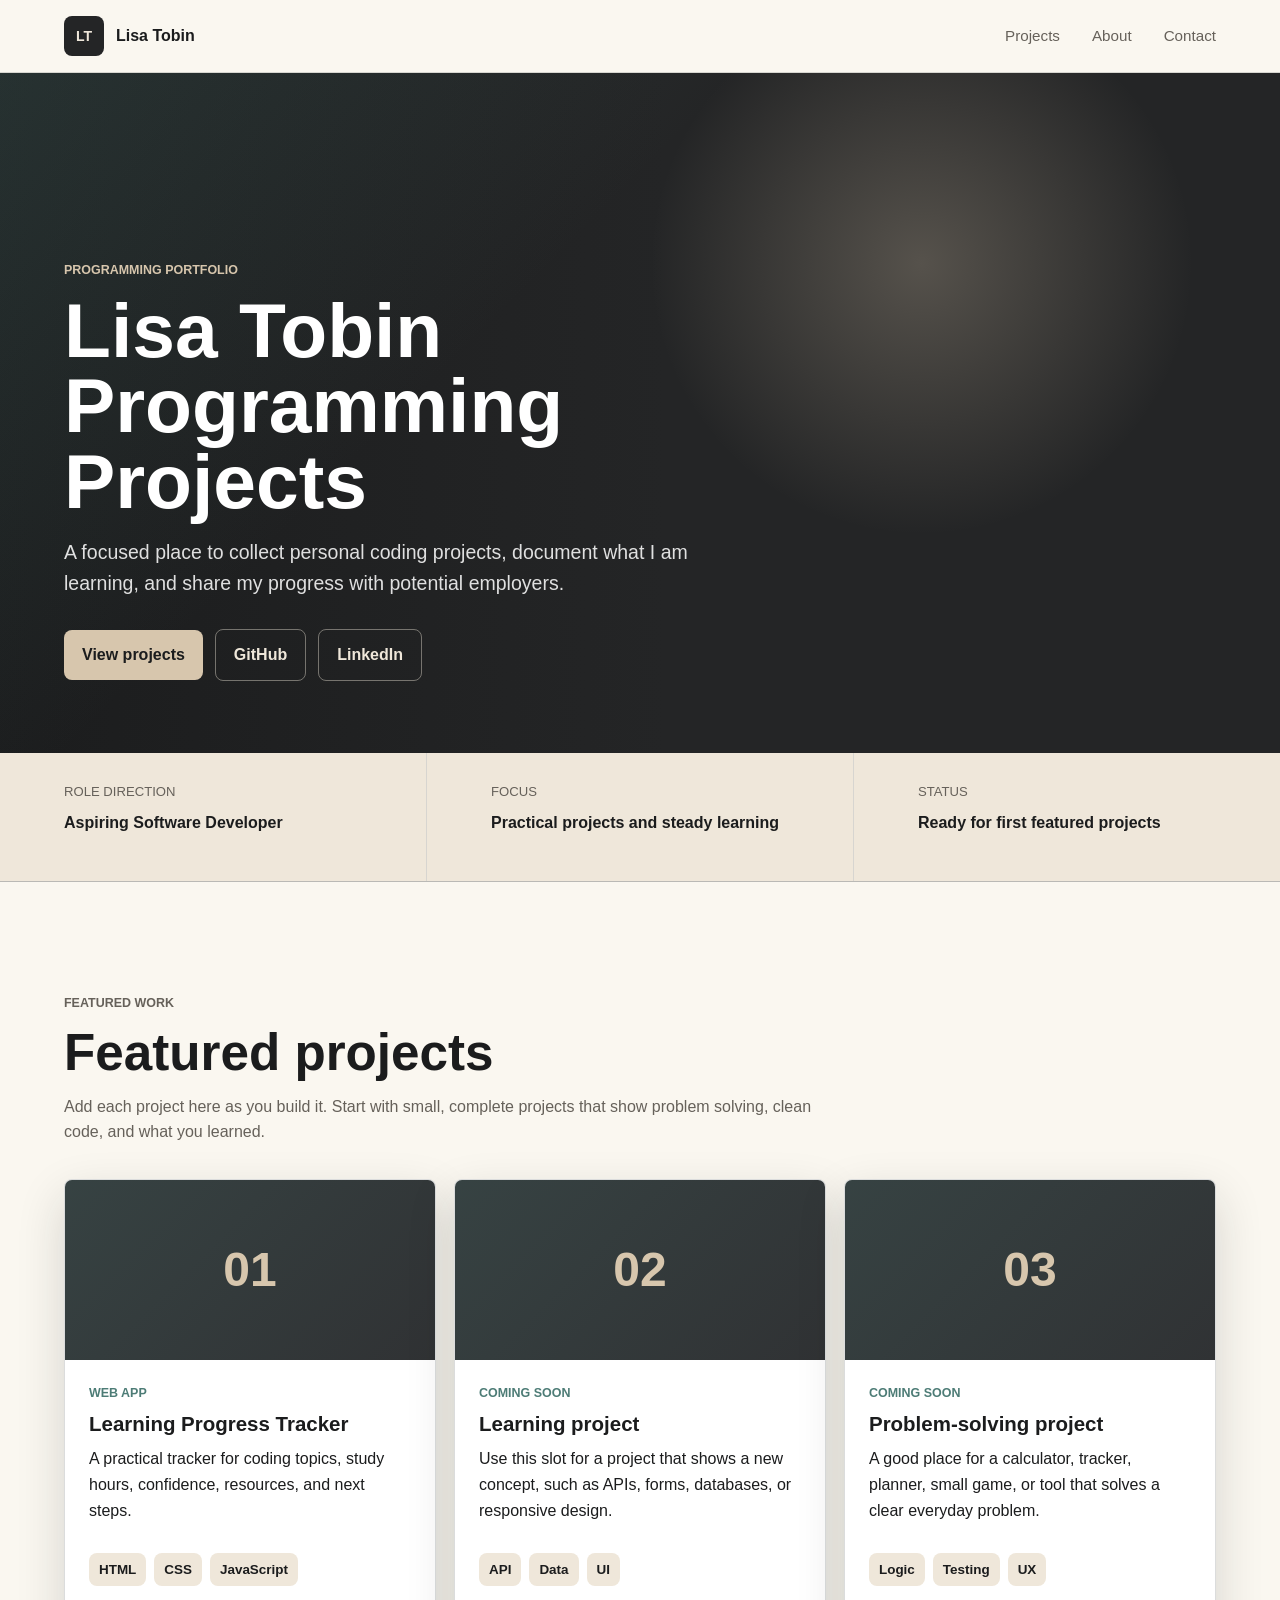
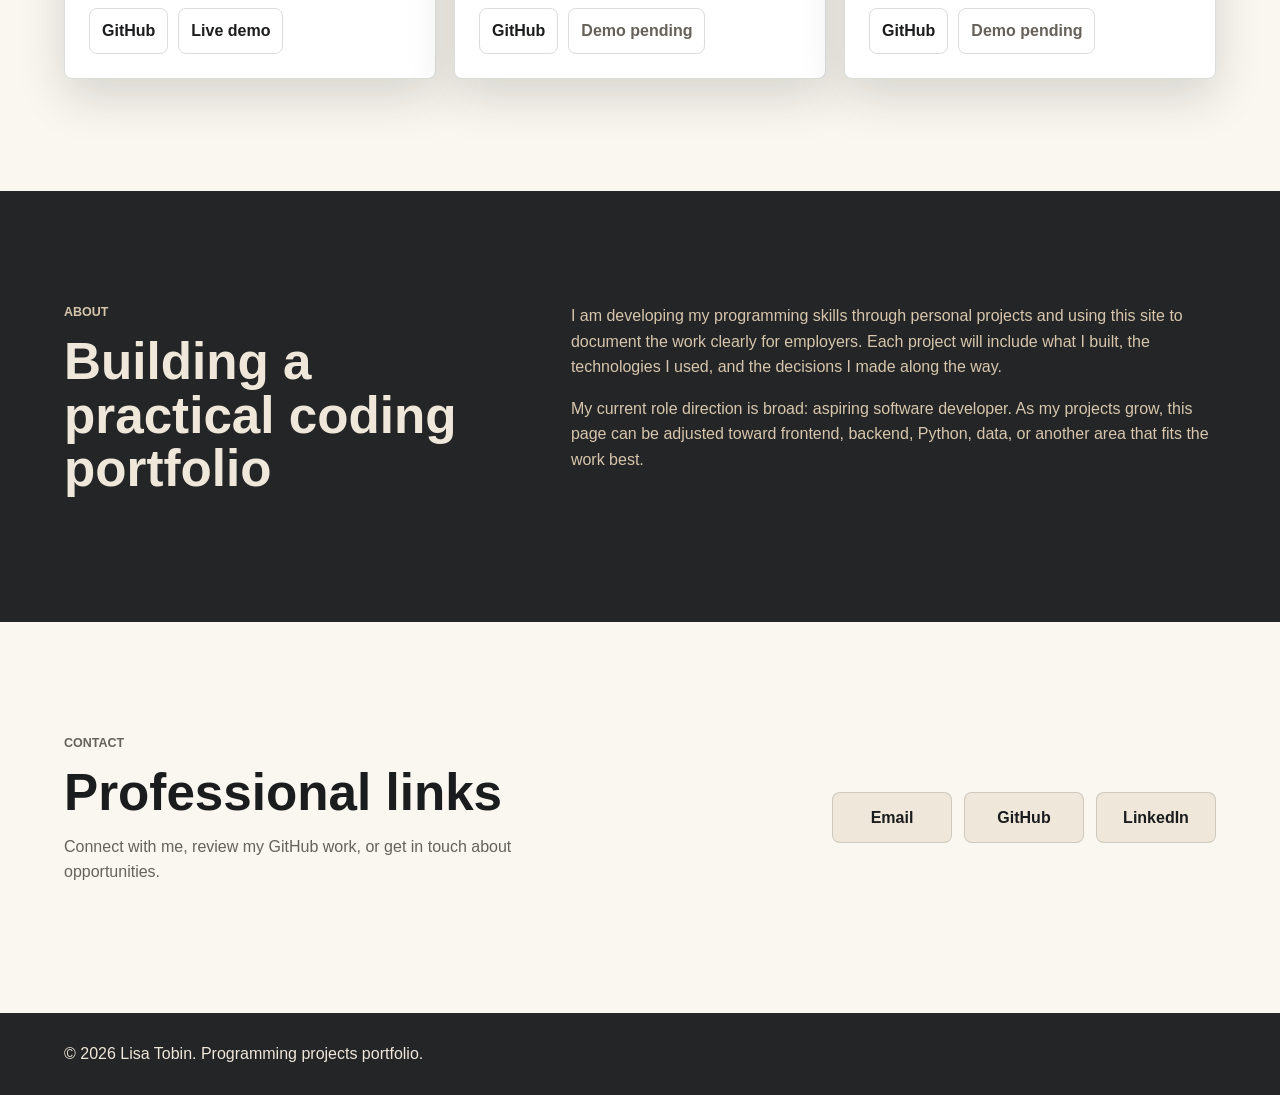
<file: index.html>
<!DOCTYPE html>
<html lang="en">
  <head>
    <meta charset="UTF-8" />
    <meta name="viewport" content="width=device-width, initial-scale=1.0" />
    <meta
      name="description"
      content="Lisa Tobin's programming projects portfolio for employers, LinkedIn, and professional opportunities."
    />
    <link rel="canonical" href="https://lisa18tobin.github.io/" />
    <meta property="og:title" content="Lisa Tobin | Programming Projects" />
    <meta
      property="og:description"
      content="Lisa Tobin's programming projects portfolio for employers, LinkedIn, and professional opportunities."
    />
    <meta property="og:type" content="website" />
    <meta property="og:url" content="https://lisa18tobin.github.io/" />
    <title>Lisa Tobin | Programming Projects</title>
    <link rel="stylesheet" href="styles.css" />
  </head>
  <body>
    <header class="site-header">
      <a class="brand" href="#top" aria-label="Lisa Tobin programming projects home">
        <span class="brand-mark">LT</span>
        <span>Lisa Tobin</span>
      </a>

      <nav class="site-nav" aria-label="Primary navigation">
        <a href="#projects">Projects</a>
        <a href="#about">About</a>
        <a href="#contact">Contact</a>
      </nav>
    </header>

    <main id="top">
      <section class="hero" aria-labelledby="hero-title">
        <div class="hero-media" aria-hidden="true"></div>
        <div class="hero-content">
          <p class="eyebrow">Programming portfolio</p>
          <h1 id="hero-title">Lisa Tobin Programming Projects</h1>
          <p class="hero-copy">
            A focused place to collect personal coding projects, document what I am
            learning, and share my progress with potential employers.
          </p>

          <div class="hero-actions" aria-label="Professional links">
            <a class="button primary" href="#projects">View projects</a>
            <a
              class="button secondary"
              href="https://github.com/lisa18tobin"
              target="_blank"
              rel="noreferrer"
            >
              GitHub
            </a>
            <a
              class="button secondary"
              href="https://www.linkedin.com/in/lisajoantobin/"
              target="_blank"
              rel="noreferrer"
            >
              LinkedIn
            </a>
          </div>
        </div>
      </section>

      <section class="intro-band" aria-label="Portfolio summary">
        <div>
          <span class="stat">Role direction</span>
          <strong>Aspiring Software Developer</strong>
        </div>
        <div>
          <span class="stat">Focus</span>
          <strong>Practical projects and steady learning</strong>
        </div>
        <div>
          <span class="stat">Status</span>
          <strong>Ready for first featured projects</strong>
        </div>
      </section>

      <section class="section" id="projects" aria-labelledby="projects-title">
        <div class="section-heading">
          <p class="eyebrow">Featured work</p>
          <h2 id="projects-title">Featured projects</h2>
          <p>
            Add each project here as you build it. Start with small, complete projects
            that show problem solving, clean code, and what you learned.
          </p>
        </div>

        <div class="project-grid">
          <article class="project-card">
            <div class="project-preview">
              <span>01</span>
            </div>
            <div class="project-body">
              <p class="project-type">Web app</p>
              <h3>Learning Progress Tracker</h3>
              <p>
                A practical tracker for coding topics, study hours, confidence,
                resources, and next steps.
              </p>
              <ul class="tag-list" aria-label="Suggested technologies">
                <li>HTML</li>
                <li>CSS</li>
                <li>JavaScript</li>
              </ul>
              <div class="project-links">
                <a href="https://github.com/lisa18tobin" target="_blank" rel="noreferrer">GitHub</a>
                <a href="learning-tracker/index.html">Live demo</a>
              </div>
            </div>
          </article>

          <article class="project-card">
            <div class="project-preview">
              <span>02</span>
            </div>
            <div class="project-body">
              <p class="project-type">Coming soon</p>
              <h3>Learning project</h3>
              <p>
                Use this slot for a project that shows a new concept, such as APIs,
                forms, databases, or responsive design.
              </p>
              <ul class="tag-list" aria-label="Suggested technologies">
                <li>API</li>
                <li>Data</li>
                <li>UI</li>
              </ul>
              <div class="project-links">
                <a href="https://github.com/lisa18tobin" target="_blank" rel="noreferrer">GitHub</a>
                <button type="button" data-note="Replace this button with the project demo URL later.">
                  Demo pending
                </button>
              </div>
            </div>
          </article>

          <article class="project-card">
            <div class="project-preview">
              <span>03</span>
            </div>
            <div class="project-body">
              <p class="project-type">Coming soon</p>
              <h3>Problem-solving project</h3>
              <p>
                A good place for a calculator, tracker, planner, small game, or tool
                that solves a clear everyday problem.
              </p>
              <ul class="tag-list" aria-label="Suggested technologies">
                <li>Logic</li>
                <li>Testing</li>
                <li>UX</li>
              </ul>
              <div class="project-links">
                <a href="https://github.com/lisa18tobin" target="_blank" rel="noreferrer">GitHub</a>
                <button type="button" data-note="When ready, add screenshots and replace this placeholder.">
                  Demo pending
                </button>
              </div>
            </div>
          </article>
        </div>
      </section>

      <section class="section about-section" id="about" aria-labelledby="about-title">
        <div class="section-heading compact">
          <p class="eyebrow">About</p>
          <h2 id="about-title">Building a practical coding portfolio</h2>
        </div>
        <div class="about-copy">
          <p>
            I am developing my programming skills through personal projects and using
            this site to document the work clearly for employers. Each project will
            include what I built, the technologies I used, and the decisions I made
            along the way.
          </p>
          <p>
            My current role direction is broad: aspiring software developer. As my
            projects grow, this page can be adjusted toward frontend, backend, Python,
            data, or another area that fits the work best.
          </p>
        </div>
      </section>

      <section class="section contact-section" id="contact" aria-labelledby="contact-title">
        <div>
          <p class="eyebrow">Contact</p>
          <h2 id="contact-title">Professional links</h2>
          <p>
            Connect with me, review my GitHub work, or get in touch about opportunities.
          </p>
        </div>
        <div class="contact-links">
          <a href="mailto:lisa18tobin@gmail.com">Email</a>
          <a href="https://github.com/lisa18tobin" target="_blank" rel="noreferrer">GitHub</a>
          <a href="https://www.linkedin.com/in/lisajoantobin/" target="_blank" rel="noreferrer">
            LinkedIn
          </a>
        </div>
      </section>
    </main>

    <footer class="site-footer">
      <p>&copy; <span id="year"></span> Lisa Tobin. Programming projects portfolio.</p>
    </footer>

    <script src="script.js"></script>
  </body>
</html>
</file>
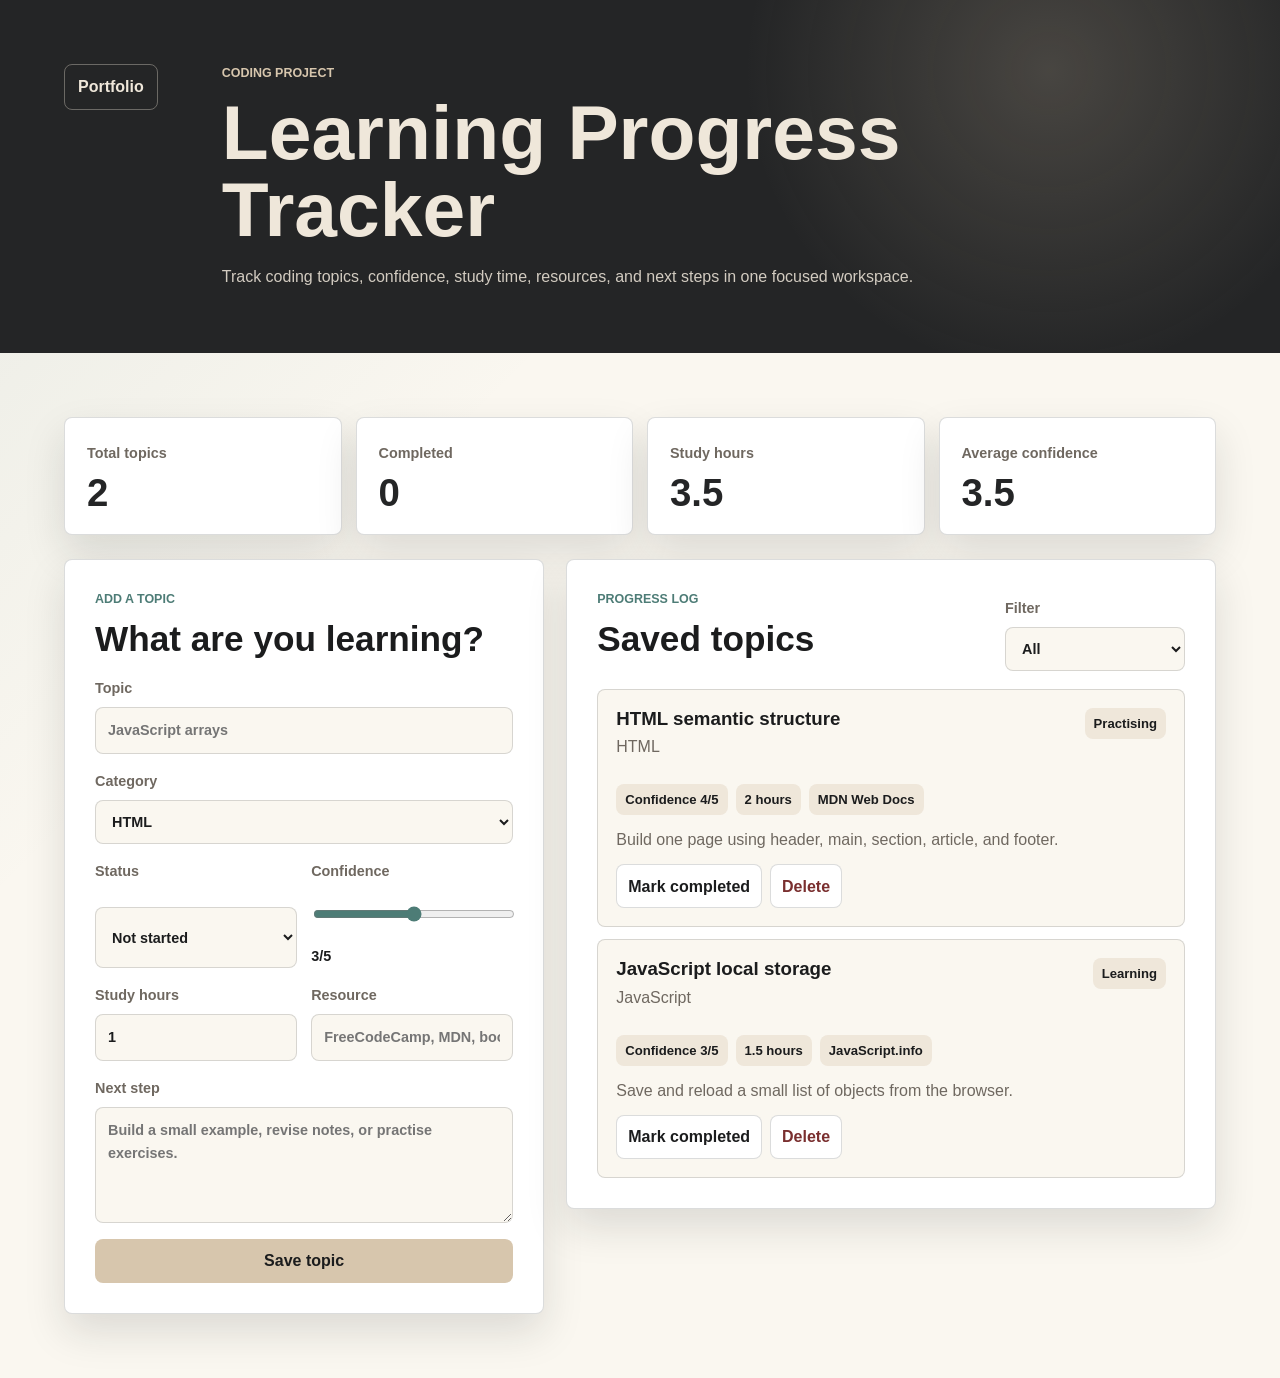
<file: learning-tracker/index.html>
<!DOCTYPE html>
<html lang="en">
  <head>
    <meta charset="UTF-8" />
    <meta name="viewport" content="width=device-width, initial-scale=1.0" />
    <meta
      name="description"
      content="A coding study and learning progress tracker built by Lisa Tobin."
    />
    <title>Learning Progress Tracker | Lisa Tobin</title>
    <link rel="stylesheet" href="tracker.css" />
  </head>
  <body>
    <header class="app-header">
      <a class="back-link" href="../index.html#projects">Portfolio</a>
      <div>
        <p class="eyebrow">Coding project</p>
        <h1>Learning Progress Tracker</h1>
        <p>
          Track coding topics, confidence, study time, resources, and next steps in
          one focused workspace.
        </p>
      </div>
    </header>

    <main>
      <section class="dashboard" aria-label="Learning summary">
        <article>
          <span>Total topics</span>
          <strong id="totalTopics">0</strong>
        </article>
        <article>
          <span>Completed</span>
          <strong id="completedTopics">0</strong>
        </article>
        <article>
          <span>Study hours</span>
          <strong id="totalHours">0</strong>
        </article>
        <article>
          <span>Average confidence</span>
          <strong id="averageConfidence">0</strong>
        </article>
      </section>

      <section class="workspace">
        <form class="tracker-form" id="topicForm">
          <div class="form-heading">
            <p class="eyebrow">Add a topic</p>
            <h2>What are you learning?</h2>
          </div>

          <label>
            Topic
            <input id="topicName" type="text" placeholder="JavaScript arrays" required />
          </label>

          <label>
            Category
            <select id="topicCategory">
              <option>HTML</option>
              <option>CSS</option>
              <option>JavaScript</option>
              <option>Python</option>
              <option>Git and GitHub</option>
              <option>Problem solving</option>
              <option>Other</option>
            </select>
          </label>

          <div class="form-row">
            <label>
              Status
              <select id="topicStatus">
                <option>Not started</option>
                <option>Learning</option>
                <option>Practising</option>
                <option>Completed</option>
              </select>
            </label>

            <label>
              Confidence
              <input id="topicConfidence" type="range" min="1" max="5" value="3" />
              <span class="range-value"><span id="confidenceValue">3</span>/5</span>
            </label>
          </div>

          <div class="form-row">
            <label>
              Study hours
              <input id="topicHours" type="number" min="0" step="0.5" value="1" />
            </label>

            <label>
              Resource
              <input id="topicResource" type="text" placeholder="FreeCodeCamp, MDN, book..." />
            </label>
          </div>

          <label>
            Next step
            <textarea
              id="topicNextStep"
              rows="4"
              placeholder="Build a small example, revise notes, or practise exercises."
            ></textarea>
          </label>

          <button class="primary-button" type="submit">Save topic</button>
        </form>

        <section class="topics-panel" aria-labelledby="topicsTitle">
          <div class="panel-heading">
            <div>
              <p class="eyebrow">Progress log</p>
              <h2 id="topicsTitle">Saved topics</h2>
            </div>
            <label class="filter-control">
              Filter
              <select id="statusFilter">
                <option>All</option>
                <option>Not started</option>
                <option>Learning</option>
                <option>Practising</option>
                <option>Completed</option>
              </select>
            </label>
          </div>

          <div class="empty-state" id="emptyState">
            Add your first topic to start building a study record.
          </div>

          <div class="topic-list" id="topicList"></div>
        </section>
      </section>
    </main>

    <script src="tracker.js"></script>
  </body>
</html>
</file>
<file: styles.css>
:root {
  --charcoal: #242526;
  --charcoal-2: #303234;
  --ink: #1b1c1d;
  --beige: #d7c6ad;
  --beige-light: #efe7da;
  --paper: #faf7f0;
  --muted: #66615a;
  --line: rgba(36, 37, 38, 0.16);
  --accent: #4d7c76;
  --white: #ffffff;
  --shadow: 0 18px 48px rgba(27, 28, 29, 0.16);
}

* {
  box-sizing: border-box;
}

html {
  scroll-behavior: smooth;
}

body {
  margin: 0;
  font-family: Arial, Helvetica, sans-serif;
  color: var(--ink);
  background: var(--paper);
  line-height: 1.6;
}

a {
  color: inherit;
}

.site-header {
  position: sticky;
  top: 0;
  z-index: 10;
  display: flex;
  align-items: center;
  justify-content: space-between;
  gap: 24px;
  min-height: 72px;
  padding: 16px clamp(20px, 5vw, 72px);
  background: rgba(250, 247, 240, 0.92);
  border-bottom: 1px solid var(--line);
  backdrop-filter: blur(12px);
}

.brand,
.site-nav,
.hero-actions,
.project-links,
.contact-links,
.tag-list {
  display: flex;
  align-items: center;
}

.brand {
  gap: 12px;
  font-weight: 700;
  text-decoration: none;
}

.brand-mark {
  display: grid;
  place-items: center;
  width: 40px;
  height: 40px;
  color: var(--beige-light);
  background: var(--charcoal);
  border-radius: 8px;
  font-size: 0.88rem;
}

.site-nav {
  gap: clamp(14px, 3vw, 32px);
  color: var(--muted);
  font-size: 0.95rem;
}

.site-nav a {
  text-decoration: none;
}

.site-nav a:hover,
.project-links a:hover,
.contact-links a:hover {
  color: var(--accent);
}

.hero {
  position: relative;
  min-height: min(680px, calc(100vh - 72px));
  display: grid;
  align-items: end;
  padding: clamp(72px, 12vw, 132px) clamp(20px, 5vw, 72px) clamp(40px, 7vw, 72px);
  overflow: hidden;
  color: var(--white);
  background: var(--charcoal);
}

.hero-media {
  position: absolute;
  inset: 0;
  background:
    radial-gradient(circle at 72% 28%, rgba(215, 198, 173, 0.28), transparent 26%),
    linear-gradient(135deg, rgba(77, 124, 118, 0.22), transparent 38%),
    linear-gradient(90deg, rgba(27, 28, 29, 0.94), rgba(36, 37, 38, 0.74) 52%, rgba(36, 37, 38, 0.62));
}

.hero-content {
  position: relative;
  max-width: 760px;
}

.eyebrow {
  margin: 0 0 12px;
  color: var(--accent);
  font-size: 0.78rem;
  font-weight: 700;
  letter-spacing: 0;
  text-transform: uppercase;
}

.hero .eyebrow {
  color: var(--beige);
}

h1,
h2,
h3,
p {
  margin-top: 0;
}

h1 {
  max-width: 760px;
  margin-bottom: 18px;
  font-size: clamp(2.4rem, 6vw, 5.6rem);
  line-height: 0.98;
  letter-spacing: 0;
}

h2 {
  margin-bottom: 14px;
  font-size: clamp(2rem, 4vw, 3.2rem);
  line-height: 1.05;
  letter-spacing: 0;
}

h3 {
  margin-bottom: 10px;
  font-size: 1.28rem;
  line-height: 1.2;
}

.hero-copy {
  max-width: 650px;
  margin-bottom: 30px;
  color: rgba(255, 255, 255, 0.86);
  font-size: clamp(1rem, 2vw, 1.22rem);
}

.hero-actions {
  flex-wrap: wrap;
  gap: 12px;
}

.button,
.contact-links a,
.project-links a,
.project-links button {
  min-height: 44px;
  display: inline-flex;
  align-items: center;
  justify-content: center;
  border-radius: 8px;
  font: inherit;
  font-weight: 700;
  text-decoration: none;
  cursor: pointer;
}

.button {
  padding: 12px 18px;
}

.primary {
  color: var(--ink);
  background: var(--beige);
}

.secondary {
  color: var(--beige-light);
  border: 1px solid rgba(239, 231, 218, 0.42);
}

.intro-band {
  display: grid;
  grid-template-columns: repeat(3, 1fr);
  gap: 1px;
  background: var(--line);
  border-bottom: 1px solid var(--line);
}

.intro-band > div {
  min-height: 128px;
  padding: 28px clamp(20px, 5vw, 72px);
  background: var(--beige-light);
}

.stat {
  display: block;
  margin-bottom: 8px;
  color: var(--muted);
  font-size: 0.82rem;
  text-transform: uppercase;
}

.section {
  padding: clamp(64px, 10vw, 112px) clamp(20px, 5vw, 72px);
}

.section-heading {
  max-width: 760px;
  margin-bottom: 34px;
}

.section-heading p,
.about-copy,
.contact-section p {
  color: var(--muted);
}

.project-grid {
  display: grid;
  grid-template-columns: repeat(3, minmax(0, 1fr));
  gap: 18px;
}

.project-card {
  display: flex;
  flex-direction: column;
  min-height: 500px;
  overflow: hidden;
  background: var(--white);
  border: 1px solid var(--line);
  border-radius: 8px;
  box-shadow: var(--shadow);
}

.project-preview {
  display: grid;
  place-items: center;
  min-height: 180px;
  background:
    linear-gradient(135deg, rgba(77, 124, 118, 0.22), transparent),
    var(--charcoal-2);
}

.project-preview span {
  color: var(--beige);
  font-size: 3rem;
  font-weight: 700;
}

.project-body {
  display: flex;
  flex: 1;
  flex-direction: column;
  padding: 24px;
}

.project-type {
  margin-bottom: 8px;
  color: var(--accent);
  font-size: 0.78rem;
  font-weight: 700;
  text-transform: uppercase;
}

.tag-list {
  flex-wrap: wrap;
  gap: 8px;
  padding: 0;
  margin: auto 0 22px;
  list-style: none;
}

.tag-list li {
  padding: 6px 10px;
  color: var(--ink);
  background: var(--beige-light);
  border-radius: 8px;
  font-size: 0.84rem;
  font-weight: 700;
}

.project-links {
  gap: 10px;
  flex-wrap: wrap;
}

.project-links a,
.project-links button {
  padding: 9px 12px;
  color: var(--ink);
  background: transparent;
  border: 1px solid var(--line);
}

.project-links button {
  color: var(--muted);
}

.project-note {
  flex-basis: 100%;
  margin: 4px 0 0;
  color: var(--muted);
  font-size: 0.9rem;
}

.about-section {
  display: grid;
  grid-template-columns: minmax(260px, 0.8fr) minmax(280px, 1.2fr);
  gap: clamp(28px, 6vw, 80px);
  background: var(--charcoal);
  color: var(--beige-light);
}

.about-section .eyebrow,
.about-section .about-copy {
  color: var(--beige);
}

.compact {
  margin-bottom: 0;
}

.about-copy p {
  max-width: 760px;
}

.contact-section {
  display: grid;
  grid-template-columns: minmax(260px, 0.9fr) minmax(280px, 1.1fr);
  gap: clamp(28px, 6vw, 80px);
  align-items: center;
}

.contact-links {
  justify-content: flex-end;
  flex-wrap: wrap;
  gap: 12px;
}

.contact-links a {
  min-width: 120px;
  padding: 12px 16px;
  color: var(--ink);
  background: var(--beige-light);
  border: 1px solid var(--line);
}

.site-footer {
  padding: 28px clamp(20px, 5vw, 72px);
  color: var(--beige-light);
  background: var(--charcoal);
}

.site-footer p {
  margin: 0;
}

@media (max-width: 900px) {
  .project-grid,
  .about-section,
  .contact-section {
    grid-template-columns: 1fr;
  }

  .project-card {
    min-height: 0;
  }

  .contact-links {
    justify-content: flex-start;
  }
}

@media (max-width: 680px) {
  .site-header {
    position: static;
    align-items: flex-start;
    flex-direction: column;
  }

  .site-nav {
    width: 100%;
    justify-content: space-between;
  }

  .hero {
    min-height: auto;
  }

  .hero-media {
    background:
      radial-gradient(circle at 72% 22%, rgba(215, 198, 173, 0.24), transparent 30%),
      linear-gradient(180deg, rgba(27, 28, 29, 0.9), rgba(36, 37, 38, 0.72));
  }

  .intro-band {
    grid-template-columns: 1fr;
  }

  .intro-band > div {
    min-height: 110px;
  }

  .button,
  .contact-links a {
    width: 100%;
  }
}
</file>
<file: learning-tracker/tracker.css>
:root {
  --charcoal: #242526;
  --charcoal-2: #303234;
  --ink: #1b1c1d;
  --paper: #faf7f0;
  --beige: #d7c6ad;
  --beige-light: #efe7da;
  --muted: #6f6860;
  --accent: #4d7c76;
  --line: rgba(36, 37, 38, 0.16);
  --white: #ffffff;
  --shadow: 0 18px 40px rgba(27, 28, 29, 0.13);
}

* {
  box-sizing: border-box;
}

body {
  min-height: 100vh;
  margin: 0;
  color: var(--ink);
  background:
    linear-gradient(135deg, rgba(77, 124, 118, 0.1), transparent 34%),
    var(--paper);
  font-family: Arial, Helvetica, sans-serif;
  line-height: 1.6;
}

a {
  color: inherit;
}

.app-header {
  display: grid;
  grid-template-columns: auto minmax(0, 1fr);
  gap: clamp(24px, 5vw, 70px);
  align-items: start;
  padding: clamp(28px, 5vw, 64px);
  color: var(--beige-light);
  background:
    radial-gradient(circle at 82% 20%, rgba(215, 198, 173, 0.2), transparent 28%),
    var(--charcoal);
}

.back-link {
  min-height: 42px;
  padding: 9px 13px;
  border: 1px solid rgba(239, 231, 218, 0.35);
  border-radius: 8px;
  text-decoration: none;
  font-weight: 700;
}

.eyebrow {
  margin: 0 0 10px;
  color: var(--accent);
  font-size: 0.78rem;
  font-weight: 700;
  text-transform: uppercase;
}

.app-header .eyebrow {
  color: var(--beige);
}

h1,
h2,
p {
  margin-top: 0;
}

h1 {
  max-width: 900px;
  margin-bottom: 16px;
  font-size: clamp(2.3rem, 6vw, 5rem);
  line-height: 1;
}

h2 {
  margin-bottom: 12px;
  font-size: clamp(1.5rem, 3vw, 2.2rem);
  line-height: 1.1;
}

.app-header p:not(.eyebrow) {
  max-width: 720px;
  margin-bottom: 0;
  color: rgba(239, 231, 218, 0.86);
}

main {
  padding: clamp(24px, 5vw, 64px);
}

.dashboard {
  display: grid;
  grid-template-columns: repeat(4, 1fr);
  gap: 14px;
  margin-bottom: 24px;
}

.dashboard article,
.tracker-form,
.topics-panel {
  background: var(--white);
  border: 1px solid var(--line);
  border-radius: 8px;
  box-shadow: var(--shadow);
}

.dashboard article {
  min-height: 118px;
  padding: 22px;
}

.dashboard span,
label,
.filter-control {
  color: var(--muted);
  font-size: 0.9rem;
  font-weight: 700;
}

.dashboard strong {
  display: block;
  margin-top: 8px;
  color: var(--charcoal);
  font-size: 2.4rem;
  line-height: 1;
}

.workspace {
  display: grid;
  grid-template-columns: minmax(300px, 0.85fr) minmax(320px, 1.15fr);
  gap: 22px;
  align-items: start;
}

.tracker-form,
.topics-panel {
  padding: clamp(20px, 3vw, 30px);
}

.form-heading,
.panel-heading {
  margin-bottom: 18px;
}

.panel-heading {
  display: flex;
  justify-content: space-between;
  gap: 16px;
  align-items: end;
}

label {
  display: grid;
  gap: 7px;
  margin-bottom: 16px;
}

.form-row {
  display: grid;
  grid-template-columns: 1fr 1fr;
  gap: 14px;
}

input,
select,
textarea {
  width: 100%;
  min-height: 44px;
  padding: 11px 12px;
  color: var(--ink);
  background: var(--paper);
  border: 1px solid var(--line);
  border-radius: 8px;
  font: inherit;
}

textarea {
  resize: vertical;
}

input[type="range"] {
  padding: 0;
  accent-color: var(--accent);
}

.range-value {
  color: var(--ink);
  font-weight: 700;
}

.primary-button,
.topic-actions button {
  min-height: 44px;
  border: 0;
  border-radius: 8px;
  font: inherit;
  font-weight: 700;
  cursor: pointer;
}

.primary-button {
  width: 100%;
  color: var(--ink);
  background: var(--beige);
}

.filter-control {
  width: min(180px, 100%);
  margin: 0;
}

.empty-state {
  padding: 26px;
  color: var(--muted);
  background: var(--beige-light);
  border-radius: 8px;
}

.topic-list {
  display: grid;
  gap: 12px;
}

.topic-card {
  padding: 18px;
  background: var(--paper);
  border: 1px solid var(--line);
  border-radius: 8px;
}

.topic-card header {
  display: flex;
  justify-content: space-between;
  gap: 16px;
  margin-bottom: 12px;
}

.topic-card h3 {
  margin: 0 0 4px;
  line-height: 1.2;
}

.topic-meta {
  display: flex;
  flex-wrap: wrap;
  gap: 8px;
  margin: 0 0 12px;
  padding: 0;
  list-style: none;
}

.topic-meta li,
.status-pill {
  padding: 5px 9px;
  background: var(--beige-light);
  border-radius: 8px;
  color: var(--ink);
  font-size: 0.82rem;
  font-weight: 700;
}

.status-pill {
  align-self: start;
  white-space: nowrap;
}

.topic-card p {
  margin-bottom: 12px;
  color: var(--muted);
}

.topic-actions {
  display: flex;
  flex-wrap: wrap;
  gap: 8px;
}

.topic-actions button {
  padding: 8px 11px;
  color: var(--ink);
  background: var(--white);
  border: 1px solid var(--line);
}

.topic-actions .delete-button {
  color: #7a2f2f;
}

@media (max-width: 920px) {
  .dashboard,
  .workspace {
    grid-template-columns: 1fr 1fr;
  }

  .workspace {
    grid-template-columns: 1fr;
  }
}

@media (max-width: 620px) {
  .app-header,
  .dashboard,
  .form-row,
  .panel-heading {
    grid-template-columns: 1fr;
  }

  .app-header,
  .panel-heading {
    display: grid;
  }

  .filter-control {
    width: 100%;
  }

  .topic-card header {
    display: grid;
  }
}
</file>
